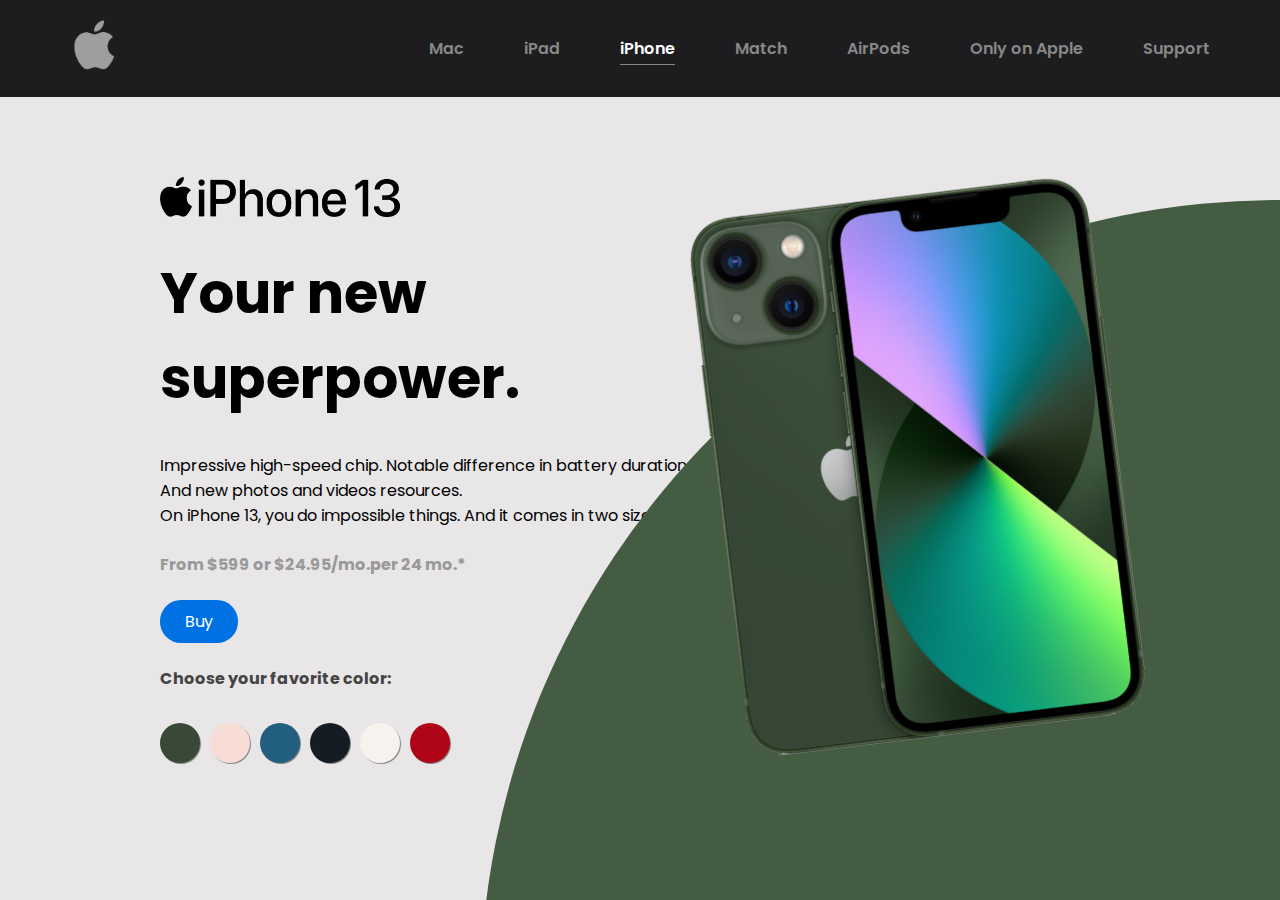
<file: imzr/projects/proj/iPhone/iphone.html>
<!DOCTYPE html>
<html lang="en">
<head>
    <meta charset="UTF-8">
    <meta name="viewport" content="width=device-width, initial-scale=1.0">
   
    <link rel="shortcut icon" href="../iPhone/logo.png" type="image/x-icon">

    <link rel="preconnect" href="https://fonts.googleapis.com">
<link rel="preconnect" href="https://fonts.gstatic.com" crossorigin>
<link href="https://fonts.googleapis.com/css2?family=Bebas+Neue&family=Montserrat:ital,wght@0,100..900;1,100..900&family=Poppins:wght@200;300&display=swap" rel="stylesheet">

    <link rel="stylesheet" href="iphone.css">
    <title>iPhone</title>
</head>

<body>

    <header>
        <nav class="navigation">
            <a href="#"><img src="img/logo.png" alt="logo-do-iphone" class="logo"></a>
            <ul>
             <li><a href="#">Mac</a></li>  
             <li><a href="#">iPad</a></li> 
             <li><a href="#" class="check">iPhone</a></li> 
             <li><a href="#">Match</a></li> 
             <li><a href="#">AirPods</a></li> 
             <li><a href="#">Only on Apple</a></li> 
             <li><a href="#">Support</a></li> 
            </ul>
        </nav>
    </header>

    <main>
        <section>
            <div class="circle"></div>
            <div class="main-text">
                <img src="img/iphone13.png" alt="iphone13">
                <h3>Your new superpower.</h3>
                <p>Impressive high-speed chip. Notable difference in battery duration. And new photos and videos resources.
                    <br>On iPhone 13, you do impossible things. And it comes in two sizes.
            </p>

                <h6>From $599 or $24.95/mo.per 24 mo.*</h6>
                <a href="#" class="btn">Buy</a>
                <div class="text">
                    <h5>Choose your favorite color:</h5>
                </div>

                <div class="content">
                    <span id="green" onclick="imgSlider('img/green.png'); circleChange('#445c42')"></span>
                    <span id="pink" onclick="imgSlider('img/pink.png'); circleChange('#ffc9cf')"></span>
                    <span id="blue" onclick="imgSlider('img/blue.png'); circleChange('#0b839e')"></span>
                    <span id="black" onclick="imgSlider('img/black.png'); circleChange('#092732')"></span>
                    <span id="white" onclick="imgSlider('img/white.png'); circleChange('#e0dbd7')"></span>
                    <span id="red" onclick="imgSlider('img/red.png'); circleChange('#cf4f68')"></span>
                </div>
            </div>

            <div class="main-img">
                <img src="img/green.png" alt="iPhone image" id="phone">
                </div>

           
        </section>
    </main>

    <script type="text/javascript">
        /*funcao mudar o celular*/
    function imgSlider(e) {
    document.querySelector('#phone').src = e;
    }
    /*funcao de mudar a cor do circulo*/
    function circleChange(color) {
        const circle = document.querySelector('.circle')
        circle.style.background = color; 
        
    }
    </script>
    
</body>

<footer></footer>
</html>
</file>
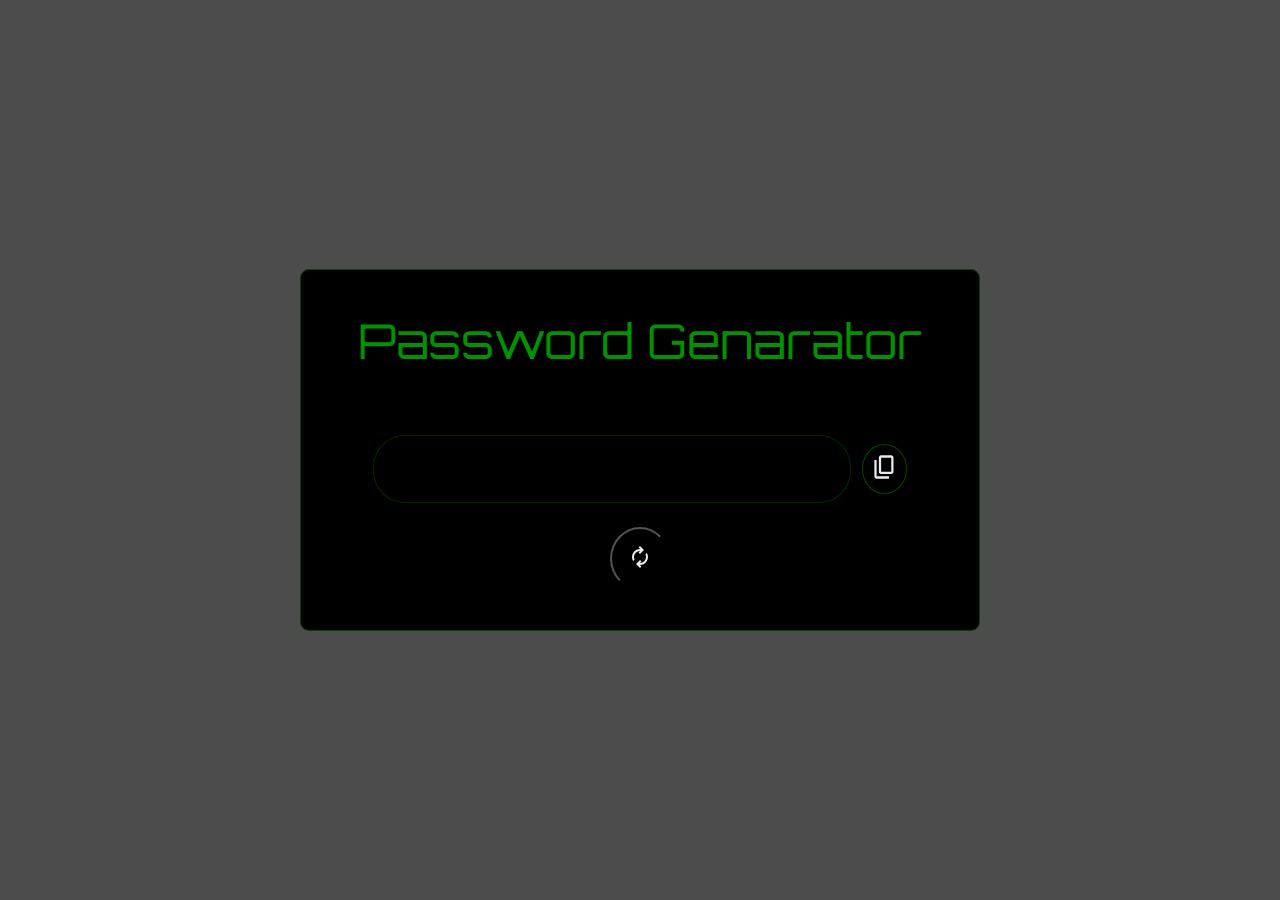
<file: imzr/projects/proj/Password-genarator/password.html>
<!DOCTYPE html>
<html lang="en">
<head>
    <meta charset="UTF-8">
    <meta name="viewport" content="width=device-width, initial-scale=1.0">
    
    <script src="password.js" defer></script>
    
    <link rel="stylesheet" href="password.css">

<link rel="preconnect" href="https://fonts.googleapis.com">
<link rel="preconnect" href="https://fonts.gstatic.com" crossorigin>
<link href="https://fonts.googleapis.com/css2?family=Bebas+Neue&family=Montserrat:ital,wght@0,100..900;1,100..900&family=Orbitron:wght@400..900&family=Poppins:wght@200;300&display=swap" rel="stylesheet">
    
    <title>Password Genarator</title>
</head>

<body>

    <section class="container">
        <h3>Password Genarator</h3>
        <div class="boxCopy">
            <input type="text" disabled class="input">
            <a href="#" onclick="copy()">
                <span class="copySymbol">
                <img src="../Password-genarator/content_copy_24dp_FILL0_wght400_GRAD0_opsz24.svg" alt="copy-icon">
                </span>
            </a>
        </div>

        <button class="btn" onclick="generator()">
            <img src="../Password-genarator/autorenew_24dp_FILL0_wght400_GRAD0_opsz24.svg" alt="renew-icon">
        </button>
    </section>
   
</body>
</html>
</file>
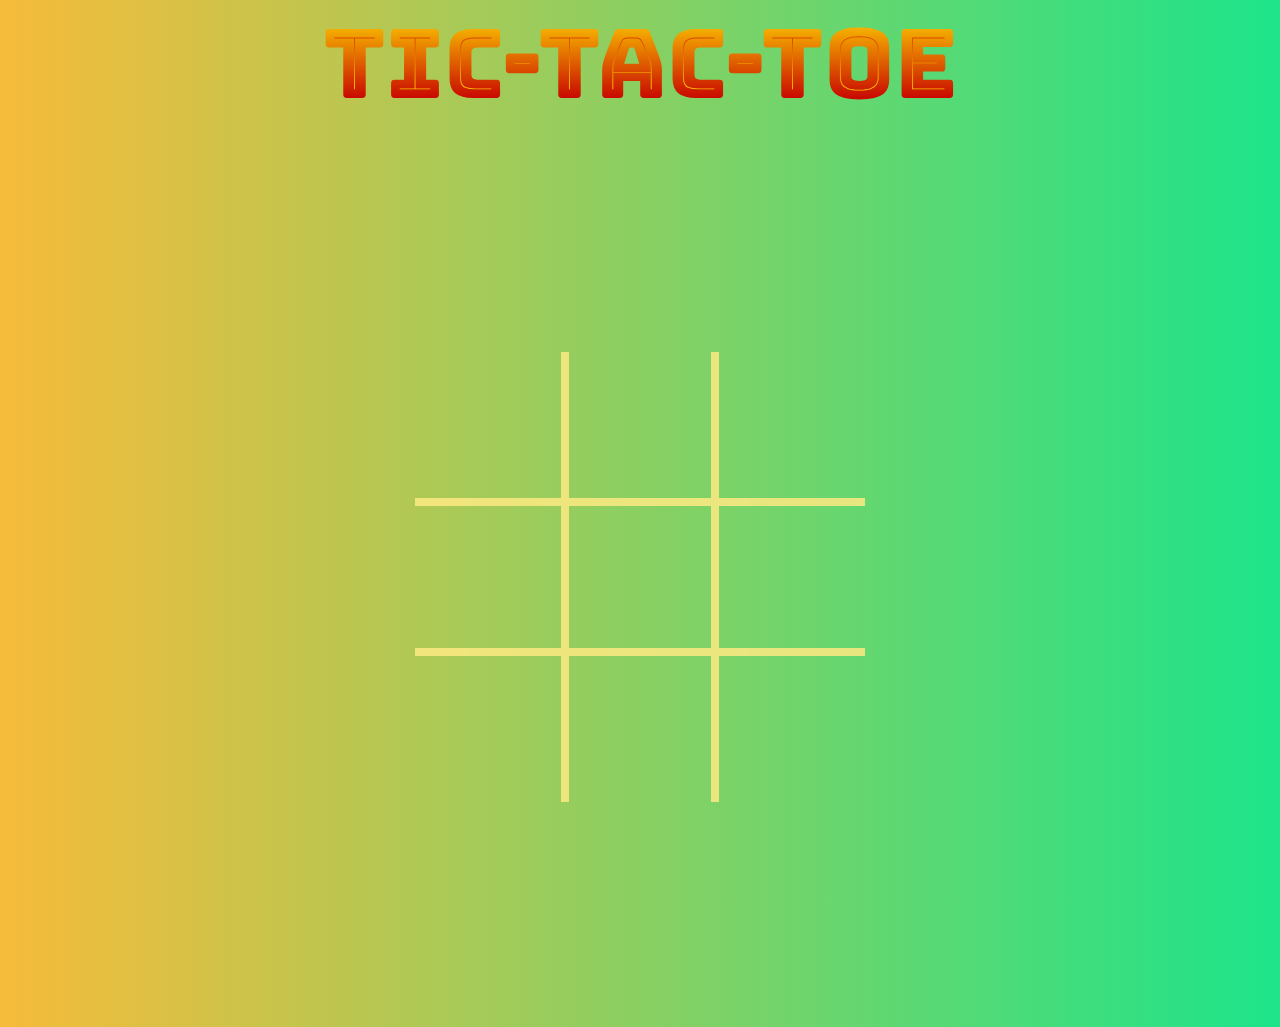
<file: imzr/projects/proj/tic-tac-toe/jogo-da-velha.html>
<!DOCTYPE html>
<html lang="en">
<head>
    <meta charset="UTF-8">
    <meta name="viewport" content="width=device-width, initial-scale=1.0">
    
    <link rel="stylesheet" href="jogo-da-velha.css">

<link rel="preconnect" href="https://fonts.googleapis.com">
<link rel="preconnect" href="https://fonts.gstatic.com" crossorigin>
<link href="https://fonts.googleapis.com/css2?family=Bungee+Spice&display=swap" rel="stylesheet">

    <title>Tic-tac-toe</title>
</head>
<body>
    <script src="jogo-da-velha.js" defer></script>
    <h1>Tic-tac-toe</h1>
    <div class="board" data-board>
        <div class="cell" data-cell></div>
        <div class="cell" data-cell></div>
        <div class="cell" data-cell></div>
        <div class="cell" data-cell></div>
        <div class="cell" data-cell></div>
        <div class="cell" data-cell></div>
        <div class="cell" data-cell></div>
        <div class="cell" data-cell></div>
        <div class="cell" data-cell></div>
    </div>
    <div class="winning-message" data-winning-message>
        <p class="winning-message-text" data-winning-message-text>Player1 Wins!</p>
        <button data-restart-button="">Next match</button>
    </div>
</body>
</html>
</file>
<file: imzr/projects/proj/iPhone/iphone.css>
*{
 margin: 0;
 padding: 0;
 box-sizing: border-box;
 list-style: none;
 text-decoration: none;
 font-family: "Poppins", sans-serif;  
}


  

body {
    background: #e8e6e7;
}

header {
    padding: 20px 70px;
    background: #1d1d1f;
}

.navigation {
    display: flex;
    align-items: center;
    justify-content: space-between;
}

.navigation .logo {
    width: 50px;
    
}

.navigation ul{
    display: flex;
    align-items: center;
    gap: 60px;
}

.navigation ul li a{
    color: #888;
    font-weight: 600;
    padding-bottom: 4px;
    transition: all 0.5s ease-in-out;
}

.navigation ul li a:hover{
    color: #ffffff;
    border-bottom: 1px solid #888;
    
}

.navigation .check{
    color: #fff;
    border-bottom: 1px solid #888;
}

/*Main*/ 

main section{
    display: flex;
    align-items: center;
    justify-content: space-between;
    padding: 5rem 10rem;
}

.main-text img {
    width: 15rem;
    margin-bottom: 3vh;
}

.main-text h3 {
    font-size: 3.5rem;
    margin-bottom: 2rem;
}

.main-text p {
    margin-bottom: 1.5rem;
}

.main-text h6 {
    color: #999;
    font-size: 1rem;
    margin-bottom: 2rem;
}

.main-text .btn {
    padding: 10px 25px;
    background: #0071e3;
    border-radius: 21px;
    color: #fff;
    font-size: 1.rem;
    transition: all 0.5s;    
}

.main-text .btn:hover{
    opacity: .75;
}

.main-text .text h5 {
    font-size: 1rem;
    color: #444;
    margin-top: 2rem;
    margin-bottom: 2rem;
} 

.main-text .content {
    display: flex;
    align-items: center;
    gap: 10px;
}

.main-text .content span {
    width: 40px;
    height: 40px;
    border-radius: 50%;
    cursor: pointer;
    box-shadow: 1px 1px #888;
    transition: all 0.5s;
}

.main-text .content span:hover{
    opacity: .8;
}

#green {
    background: #384937;
}

#pink {
    background: #f8ddd6;
}

#blue{
    background: #225f7e;
}

#black{
    background: #151C24;
}

#white{
    background: #f7f2ee;
}

#red{
    background: #ae0617;
}

.main-img {
transition: all 1s ease;
z-index: 100;
}

.main-img img{
    width: 405px;
    transform: rotate(-7deg);
}

.circle {
    position: absolute;
    top: 0;
    left: 0;
    width: 100%;
    height: 100%;
    background: #445c42;
    clip-path: circle(800px at right 1000px);
}
</file>
<file: imzr/projects/proj/Password-genarator/password.css>
* {
    margin: 0;
    padding: 0;
    box-sizing: border-box;
    font-family: "Orbitron", sans-serif;
}

body {
    width: 100%;
    height: 100vh;
    display: flex;
    align-items: center;
    justify-content: center;
    background-image: url(https://img.freepik.com/premium-vector/green-matrix-background-falling-numbers-screen-technology-stream-binary-code-digital-vector-illustration-hacking-concept_658411-81.jpg?w=740);
    background-repeat: no-repeat;
    background-position: center;
    background-size: cover;
    position: relative;
}

body::before{
    content: '';
    width: 100%;
    height: 100%;
    background-color: rgb(0,0,0,0.7);
    position: absolute;
}

.container {
    position: relative;
    text-align: center;
    width: 680px;
    padding: 40px;
    background-color: rgb(0, 0, 0);
    border: solid 1px #004700;
    border-radius: 9px;
}

h3 {
    color: #029602fb;
    font-size: 3rem;
    font-weight: 300;
    margin-bottom: 4rem;
}

.boxCopy{
    margin: 1.5rem 0;
    position: relative;
    display: flex;
    align-items: center;
    justify-content: center;
    gap: 0.7rem;
    
}

.btn {
    background: #000;
    padding: 1rem;
    border-radius: 50%;
    cursor: pointer;
    transition: all 0.5s;
}

.btn:hover,
a:hover{
background: #54555433;

}

.boxCopy input{
    padding: 1.3rem;
    outline: none;
    border: 1px solid #002c00fb;
    width: 80%;
    border-radius: 2rem;
    align-self: center;
    font-size: 1.2rem;
    font-weight: 700;
    color: #029602fb;
    background-color: #000;
 
}

a {
    padding: 0.5rem;
    display: inline-block;  
    background-color: #000;
    border: #004700 solid 1px;
    border-radius: 50%;
}

a span img{
    width: 1.7rem;    
}

a::before{
    content: 'copied!';
    position: absolute;
    top: -2.8rem;
    right: 2.5rem;
    background-color: #464747e3;
    padding: .2rem .5rem;
    color: #adadad;
    font-size: 1rem;
    font-weight: 500;
    border-radius: 20%;
    z-index: 99;
    display: none;


}

a::after{
    content: '';
    position: absolute;
    top: -1.9rem;
    right: 3rem;
    width: 1rem;
    height: 1rem;
    background-color: #323333;
    transform: rotate(45deg);
    display: none;
}

a.active::after,
a.active::before{
    display: block;
}
</file>
<file: imzr/projects/proj/tic-tac-toe/jogo-da-velha.css>
* {
    font-family: "Bungee Spice", sans-serif;
    font-weight: 400;
    font-style: normal;
    box-sizing: border-box; /*pro margin e o padding nao influenciar a largura dos elementos*/
    margin: 0;
    padding: 0;
}

body {
    height: 100vh;
    width: 100vw;
    background: linear-gradient(
    90deg,
    rgb(247, 187, 58) 0%,
    rgb(29, 228, 138) 100%
    
    );
}

h1 {
    font-size: 6rem;
    text-align: center;
    
}
/*Board*/
.board {
display: grid;
width: 100%;
height: 100%;
display: grid;
justify-content: center;
align-content: center;
justify-items: center;
align-items: center;
grid-template-columns: repeat(3, auto);
}

.board.x .cell:not(.x):not(.circle):hover::after,
.board.x .cell:not(.x):not(.circle):hover::before {
    background: rgba(226, 47, 2, 0.171) !important;

}

.board.circle .cell:not(.x):not(.circle):hover::after,
.board.circle .cell:not(.x):not(.circle):hover::before {
    background: rgba(255, 97, 5, 0.144) !important;
}


/*Cell*/
.cell {
    width: 150px;
    height: 150px;
    border: 4px solid rgba(250, 232, 130, 0.877);
    display: flex;
    justify-content: center;
    align-items: center;
    position: relative;
}

.cell:nth-child(1),
.cell:nth-child(2),
.cell:nth-child(3) {
    border-top: none;
}

.cell:nth-child(1),
.cell:nth-child(4),
.cell:nth-child(7) {
    border-left: none;
}

.cell:nth-child(7),
.cell:nth-child(8),
.cell:nth-child(9) {
    border-bottom: none;
}

.cell:nth-child(3),
.cell:nth-child(6),
.cell:nth-child(9) {
    border-right: none;

}

/*X*/
.cell.x::before,
.cell.x::after, 
.board.x .cell:not(.x):not(.circle):hover::after,
.board.x .cell:not(.x):not(.circle):hover::before {
    content: "";
    height: calc(100px * 0.2);
    width: calc(100px * 1.1);
    background: rgb(226, 47, 2);
    position: absolute;
    border-radius: 35%;
}

.cell.x::before, 
.board.x .cell:not(.x):not(.circle):hover::before {
    transform: rotate(45deg);

}

.cell.x::after, 
.cell.x .cell:not(.x):not(.circle):hover::after {
    transform: rotate(-45deg) translateX(-10px);
    
}

/*Circle*/
.cell.circle::before,
.cell.circle::after,
.board.circle .cell:not(.x):not(.circle):hover::after,
.board.circle .cell:not(.x):not(.circle):hover::before{
    content: "";
    height: calc(100px * 0.9);
    width: calc(100px * 0.9);
    background: rgba(255, 97, 5, 0.562);
    position: absolute;
    border-radius: 50%;
}

.cell.circle::before {
    transform: rotate(45deg);

}

.cell.circle::after {
    transform: rotate(-45deg);
}

/*Not allowed mark*/

.cell.x,
.cell.circle {
    cursor: not-allowed;
}

/*Winning Message*/
.winning-message {
    display: none;
    position: fixed;
    top: 0;
    left: 0;
    right: 0;
    bottom: 0;
    justify-content: center;
    align-items: center;
    background-color: rgba(253, 174, 83, 0.87);
    flex-direction: column;
}

.winning-message button {
    font-size: 5rem;
    background-color: rgba(38, 252, 92, 0.466);
    padding: 1rem 2rem;
    cursor: pointer;
    border-radius: 6rem;
    border: none;
    margin-top: 2rem;
    box-shadow: 0 5px 0 rgba(247, 219, 58, 0.678);
    outline: none;
    transform-style: preserve-3d;
    transition: all 150ms cubic-bezier(.175, .885, .32, 1.275);
    margin-bottom: 5rem;
    text-align: center;
    width: fit-content;
}

.winning-message button:hover {
    background-color: rgba(247, 219, 58, 0.678);
    box-shadow: 0 5px 0  rgba(38, 252, 92, 0.466);
}
.winning-message button:active {
    box-shadow: none;
    transform: translateY(5px);
}

.winning-message-text {
    font-size: 7rem;
}

.show-winning-message {
    display: flex;
}
</file>
